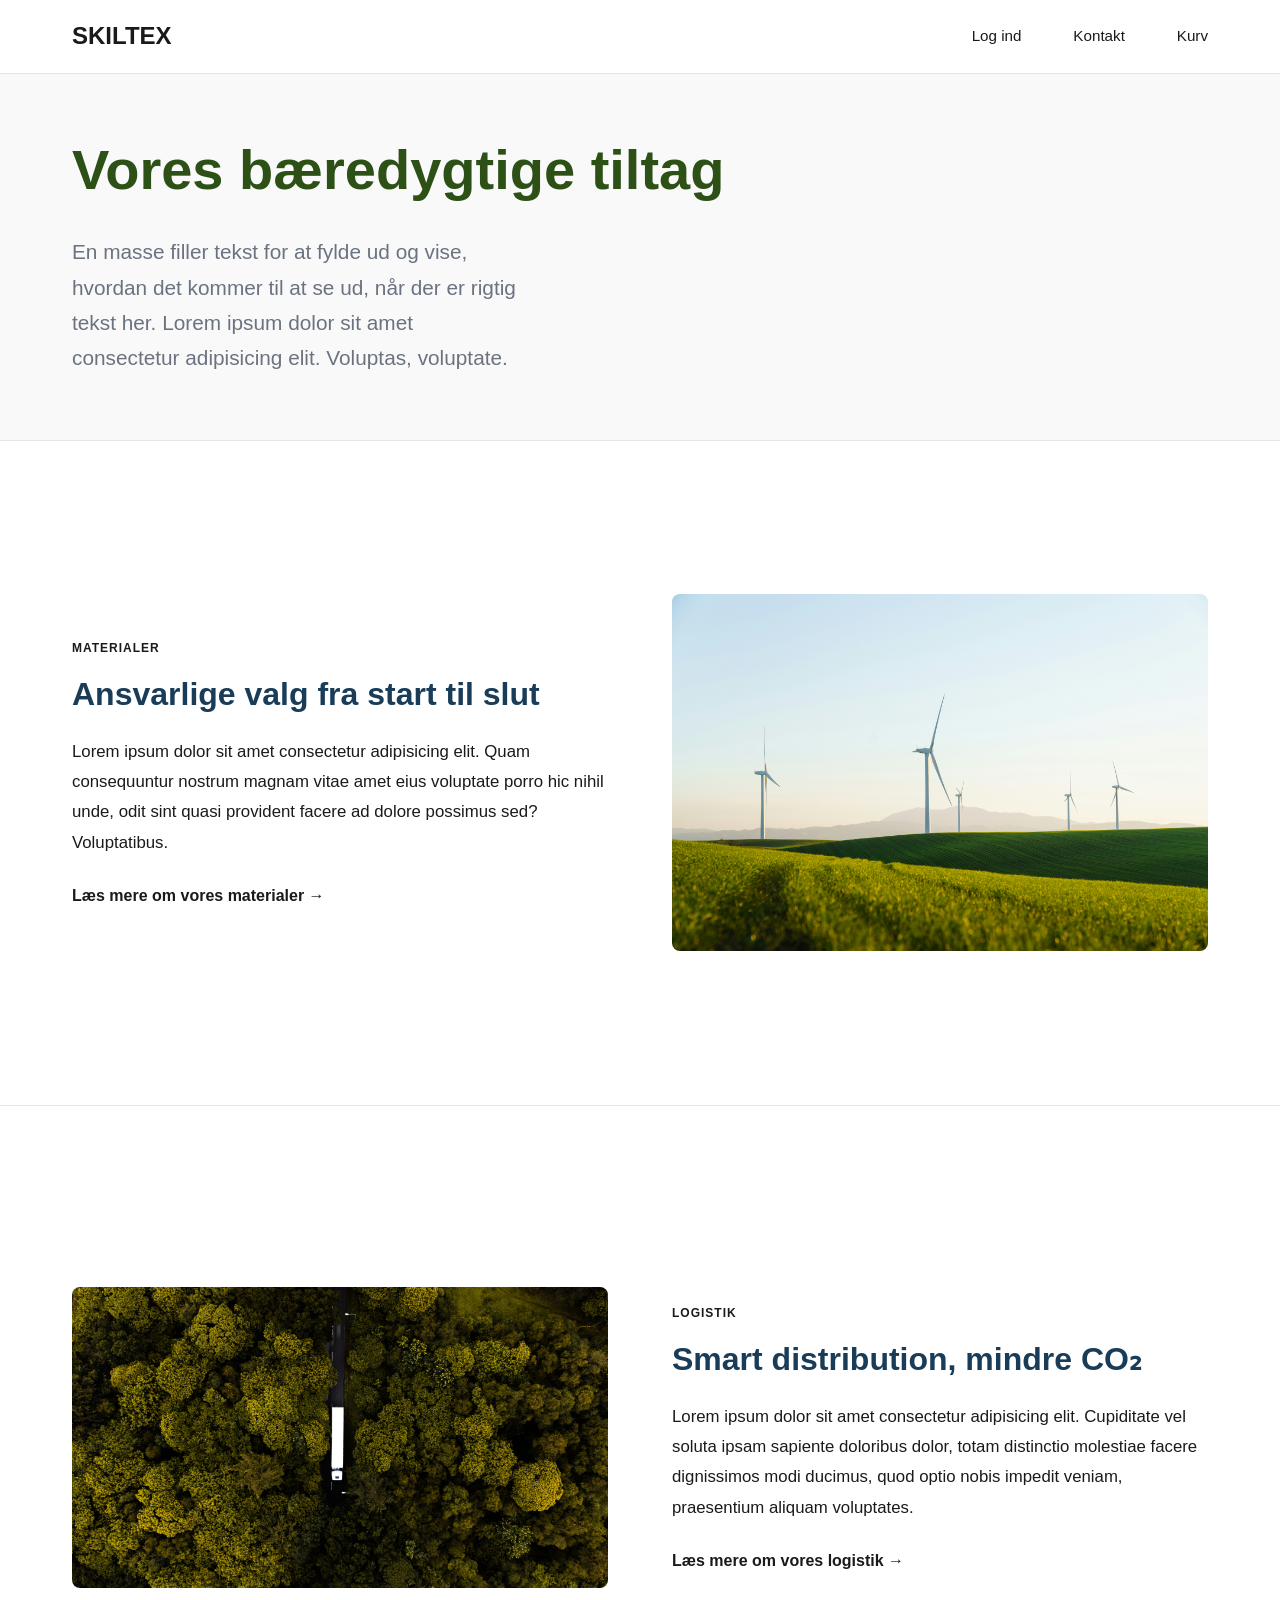
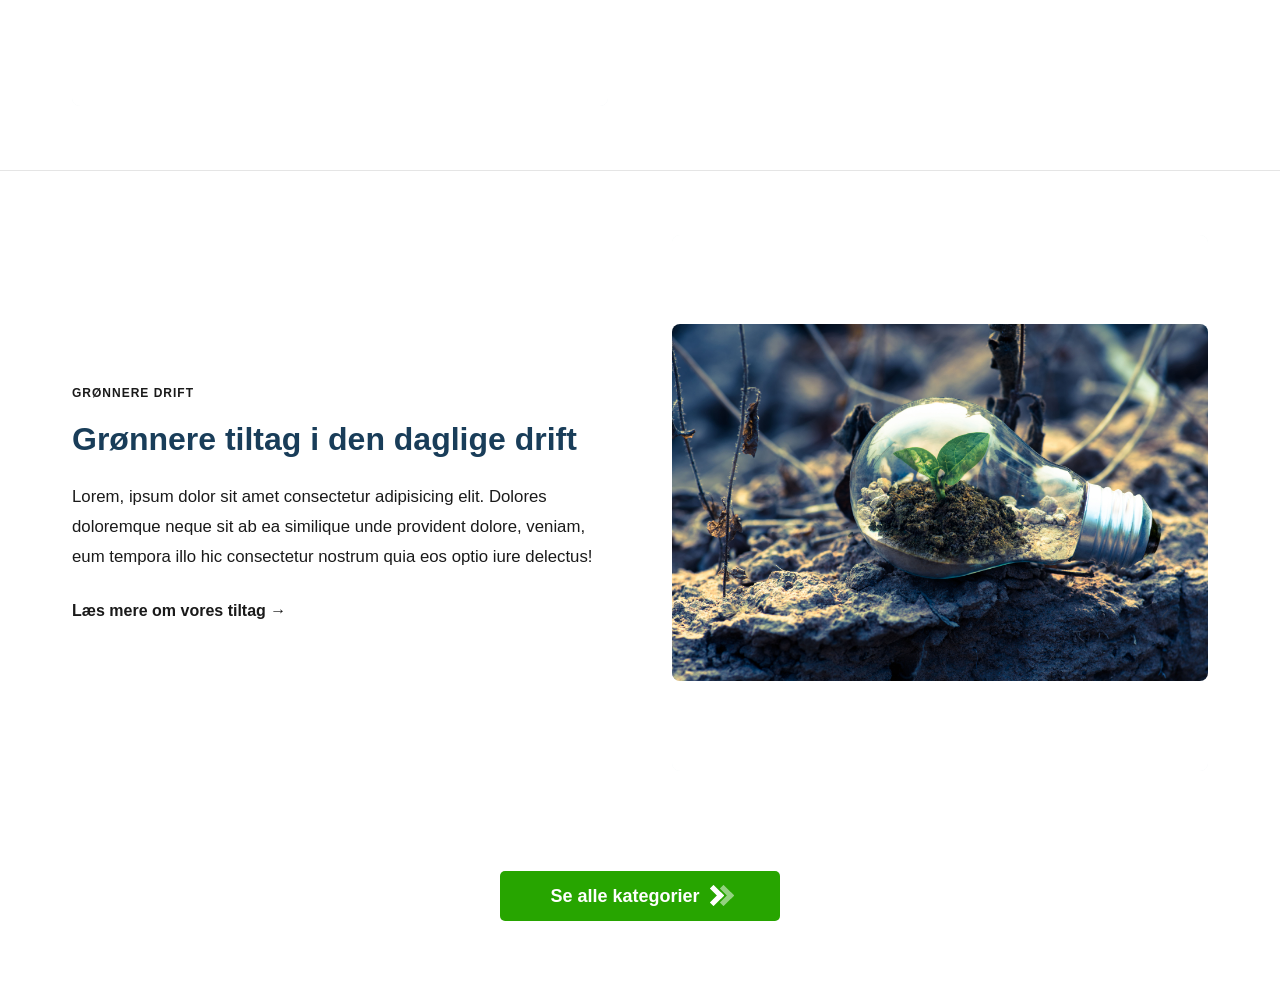
<file: index.html>
<!doctype html>
<html lang="da">
  <head>
    <meta charset="UTF-8" />
    <meta name="viewport" content="width=device-width, initial-scale=1.0" />
    <title>Vores bæredygtige tiltag - SKILTEX</title>

    <!-- SEO meta description tag: Viser søgemaskiner(Google, Bing, etc), hvad siden handler om. Max 160 tegn -->
    <meta
      name="description"
      content="SKILTEX arbejder dagligt for at reducere vores miljøpåvirkning. Læs om vores bæredygtige initiativ."
    />
    <link rel="stylesheet" href="style.css" />
  </head>
  <body>
    <!-- Header -->
    <header>
      <div class="container">
        <div class="header-content">
          <div class="logo">
            <a href="https://www.skiltex.dk/shop/frontpage.html">SKILTEX</a>
          </div>
          <nav>
            <a href="">Log ind</a>
            <a href="">Kontakt</a>
            <a href="">Kurv</a>
          </nav>
        </div>
      </div>
    </header>

    <!-- Main Content -->

    <main>
      <!-- Hero Section -->
      <section class="hero">
        <div class="container">
          <div class="hero-content">
            <h1>Vores bæredygtige tiltag</h1>
            <p class="hero-subtitle">
              En masse filler tekst for at fylde ud og vise, hvordan det kommer
              til at se ud, når der er rigtig tekst her. Lorem ipsum dolor sit
              amet consectetur adipisicing elit. Voluptas, voluptate.
            </p>
          </div>
        </div>
      </section>

      <!-- Bæredygtigte tiltag -->

      <section id="søjler" class="søjler">
        <!-- Søjle 1: Materialer -->
        <article class="søjle">
          <div class="container søjle-container">
            <div class="søjle-content">
              <span class="søjle-label">MATERIALER</span>
              <h2>Ansvarlige valg fra start til slut</h2>
              <p>
                Lorem ipsum dolor sit amet consectetur adipisicing elit. Quam
                consequuntur nostrum magnam vitae amet eius voluptate porro hic
                nihil unde, odit sint quasi provident facere ad dolore possimus
                sed? Voluptatibus.
              </p>
              <a href="#" class="link-arrow">Læs mere om vores materialer →</a>
            </div>
            <div class="søjle-visual">
              <div class="icon-placeholder">
                <img
                  src="./images/zac-wolff-baXCV2qg9Ew-unsplash-sustainability.jpg"
                  alt="windturbines"
                />
              </div>
            </div>
          </div>
        </article>

        <!-- Søjle 2: Optimeret Logistik -->
        <article class="søjle søjle-reverse">
          <div class="container søjle-container">
            <div class="søjle-visual">
              <div class="icon-placeholder">
                <img
                  src="./images/pexels-max-hoy-161194241-10841111.jpg"
                  alt="truck driving"
                />
              </div>
            </div>
            <div class="søjle-content">
              <span class="søjle-label">LOGISTIK</span>
              <h2>Smart distribution, mindre CO₂</h2>
              <p>
                Lorem ipsum dolor sit amet consectetur adipisicing elit.
                Cupiditate vel soluta ipsam sapiente doloribus dolor, totam
                distinctio molestiae facere dignissimos modi ducimus, quod optio
                nobis impedit veniam, praesentium aliquam voluptates.
              </p>
              <a href="#" class="link-arrow">Læs mere om vores logistik →</a>
            </div>
          </div>
        </article>

        <!-- Søjle 3: Grønne initiativer -->
        <article class="søjle">
          <div class="container søjle-container">
            <div class="søjle-content">
              <span class="søjle-label">GRØNNERE DRIFT</span>
              <h2>Grønnere tiltag i den daglige drift</h2>
              <p>
                Lorem, ipsum dolor sit amet consectetur adipisicing elit.
                Dolores doloremque neque sit ab ea similique unde provident
                dolore, veniam, eum tempora illo hic consectetur nostrum quia
                eos optio iure delectus!
              </p>
              <a href="#" class="link-arrow">Læs mere om vores tiltag →</a>
            </div>
            <div class="søjle-visual">
              <div class="icon-placeholder">
                <img
                  src="./images/pexels-singkham-178541-1108572.jpg"
                  alt="lightbulb with a tree inside"
                />
              </div>
            </div>
          </div>
          <div class="btn-container">
            <a
              href="mailto:kontakt@skiltex.dk?subject=Bæredygtige tiltag"
              class="btn btn-primary"
              >Se alle kategorier</a
            >
          </div>
        </article>
      </section>
    </main>
  </body>
</html>
</file>
<file: style.css>
﻿* {
  margin: 0;
  padding: 0;
  box-sizing: border-box;
}

html {
  scroll-behavior: smooth;
}

body {
  font-family:
    -apple-system, BlinkMacSystemFont, "Segoe UI", Roboto, "Helvetica Neue",
    Arial, sans-serif;
  font-size: 14px;
  line-height: 1.7;
  color: #1a1a1a;
  background-color: #ffffff;
}

/* Typography */
h1 {
  font-family: Arial, Helvetica, sans-serif;
  font-size: 3.5rem;
  font-weight: 700;
  line-height: 1.15;
  margin-bottom: 2rem;
  color: #2d5016;
}

h2 {
  font-size: 2.5rem;
  font-weight: 700;
  line-height: 1.2;
  margin-bottom: 1.5rem;
  color: #193d59;
}

h3 {
  font-size: 1.25rem;
  font-weight: 600;
  margin-bottom: 1rem;
  color: #1f8500;
}

h4 {
  font-size: 1rem;
  font-weight: 600;
  color: #193d59;
}

p {
  margin-bottom: 1.5rem;
  color: #555555;
}

a {
  color: #1f8500;
  text-decoration: none;
  transition: all 0.3s ease;
}

a:hover {
  color: #1f8500;
}

.container .logo a {
  color: #1a1a1a;
}

/* Container & Layout */
.container {
  max-width: 1200px;
  margin: 0 auto;
  padding: 0 2rem;
}

/* Button Styles */
.btn {
  display: inline-block;
  padding: 0.5rem 1rem;
  font-size: 1rem;
  font-weight: 600;
  border: none;
  border-radius: 4px;
  cursor: pointer;
  transition: all 0.3s ease;
  text-decoration: none;
  text-align: center;
  font-family:
    -apple-system, BlinkMacSystemFont, "Segoe UI", Roboto, "Helvetica Neue",
    Arial, sans-serif;
}

.btn-primary {
  background-color: #1f8500;
  color: #ffffff;
}

.btn-primary:hover {
  background-color: #3a6617;
  text-decoration: none;
  color: #ffffff;
}

.btn-secondary {
  background-color: #193d59;
  color: #ffffff;
}

.btn-secondary:hover {
  background-color: #1a1a1a;
  text-decoration: none;
}

/* Header */
header {
  background-color: #ffffff;
  border-bottom: 1px solid #e5e5e5;
  padding: 1rem 0;
  position: sticky;
  top: 0;
  z-index: 100;
}

.header-content {
  display: flex;
  justify-content: space-between;
  align-items: center;
}

.logo {
  font-size: 1.5rem;
  font-weight: 700;
  color: #1a1a1a;
}

nav a {
  margin-left: 3rem;
  color: #1a1a1a;
  font-weight: 500;
  font-size: 0.95rem;
}

nav a:hover {
  color: #1f8500;
}

/* Hero */
.hero {
  background-color: #f9f9f9;
  padding: 4rem 0;
  text-align: left;
  border-bottom: 1px solid #e5e5e5;
}

.hero-content {
  max-width: 900px;
}

.hero h1 {
  margin-bottom: 2rem;
  font-weight: 700;
}

.hero-subtitle {
  font-size: 1.3rem;
  color: #6b7280;
  margin-bottom: 0;
  line-height: 1.7;
  width: 50%;
}

/* Søjler */
.søjler {
  margin: 0;
}

.søjle {
  padding: 4rem 0;
  border-bottom: 1px solid #e5e5e5;
}

.søjle:last-child {
  border-bottom: none;
}

.søjle-container {
  display: grid;
  grid-template-columns: 1fr 1fr;
  gap: 4rem;
  align-items: center;
}

.søjle-reverse .søjle-container {
  grid-auto-flow: dense;
}

.søjle-label {
  display: inline-block;
  font-size: 0.75rem;
  font-weight: 700;
  letter-spacing: 1px;
  color: var(--color-accent);
  margin-bottom: 1rem;
  text-transform: uppercase;
}

.søjle-content h2 {
  margin-bottom: 1.5rem;
  font-size: 2rem;
}

.søjle-content p {
  font-size: 1.05rem;
  color: var(--color-text-secondary);
  margin-bottom: 1.5rem;
  line-height: 1.8;
}

.link-arrow {
  font-weight: 600;
  color: var(--color-primary);
  display: inline-flex;
  align-items: center;
  font-size: 1rem;
}

.link-arrow:hover {
  color: #1f8500;
}

.søjle-visual {
  aspect-ratio: 1;
  background: linear-gradient(
    135deg,
    rgba(42, 181, 132, 0.05),
    rgba(0, 61, 122, 0.05)
  );
  border-radius: 8px;
  display: flex;
  align-items: center;
  justify-content: center;
  min-height: 400px;
}

.icon-placeholder {
  width: 100%;
  height: 100%;
  background-color: #ffffff; /* Simple color instead of gradient */
  border-radius: 8px;
  display: flex;
  align-items: center;
  justify-content: center;
  overflow: hidden;
}

.icon-placeholder img {
  max-width: 100%;
  max-height: 100%;
  border-radius: 8px;
  object-fit: cover;
}

.btn-container {
  display: flex;
  justify-content: center;
  margin: 0 auto;
  padding-top: 100px;
}

.btn-primary {
  background: #27a500 url(./images/button-arrows.png) no-repeat 210px 50%;
  color: #ffffff;
  padding: 10px 80px 10px 50px;
  border-radius: 5px;
  cursor: pointer;
  font-weight: 600;
  font-size: 18px;
}

.btn-primary:hover {
  background-position: 220px 50%;
  transition: all 0.3s ease;
}
</file>
